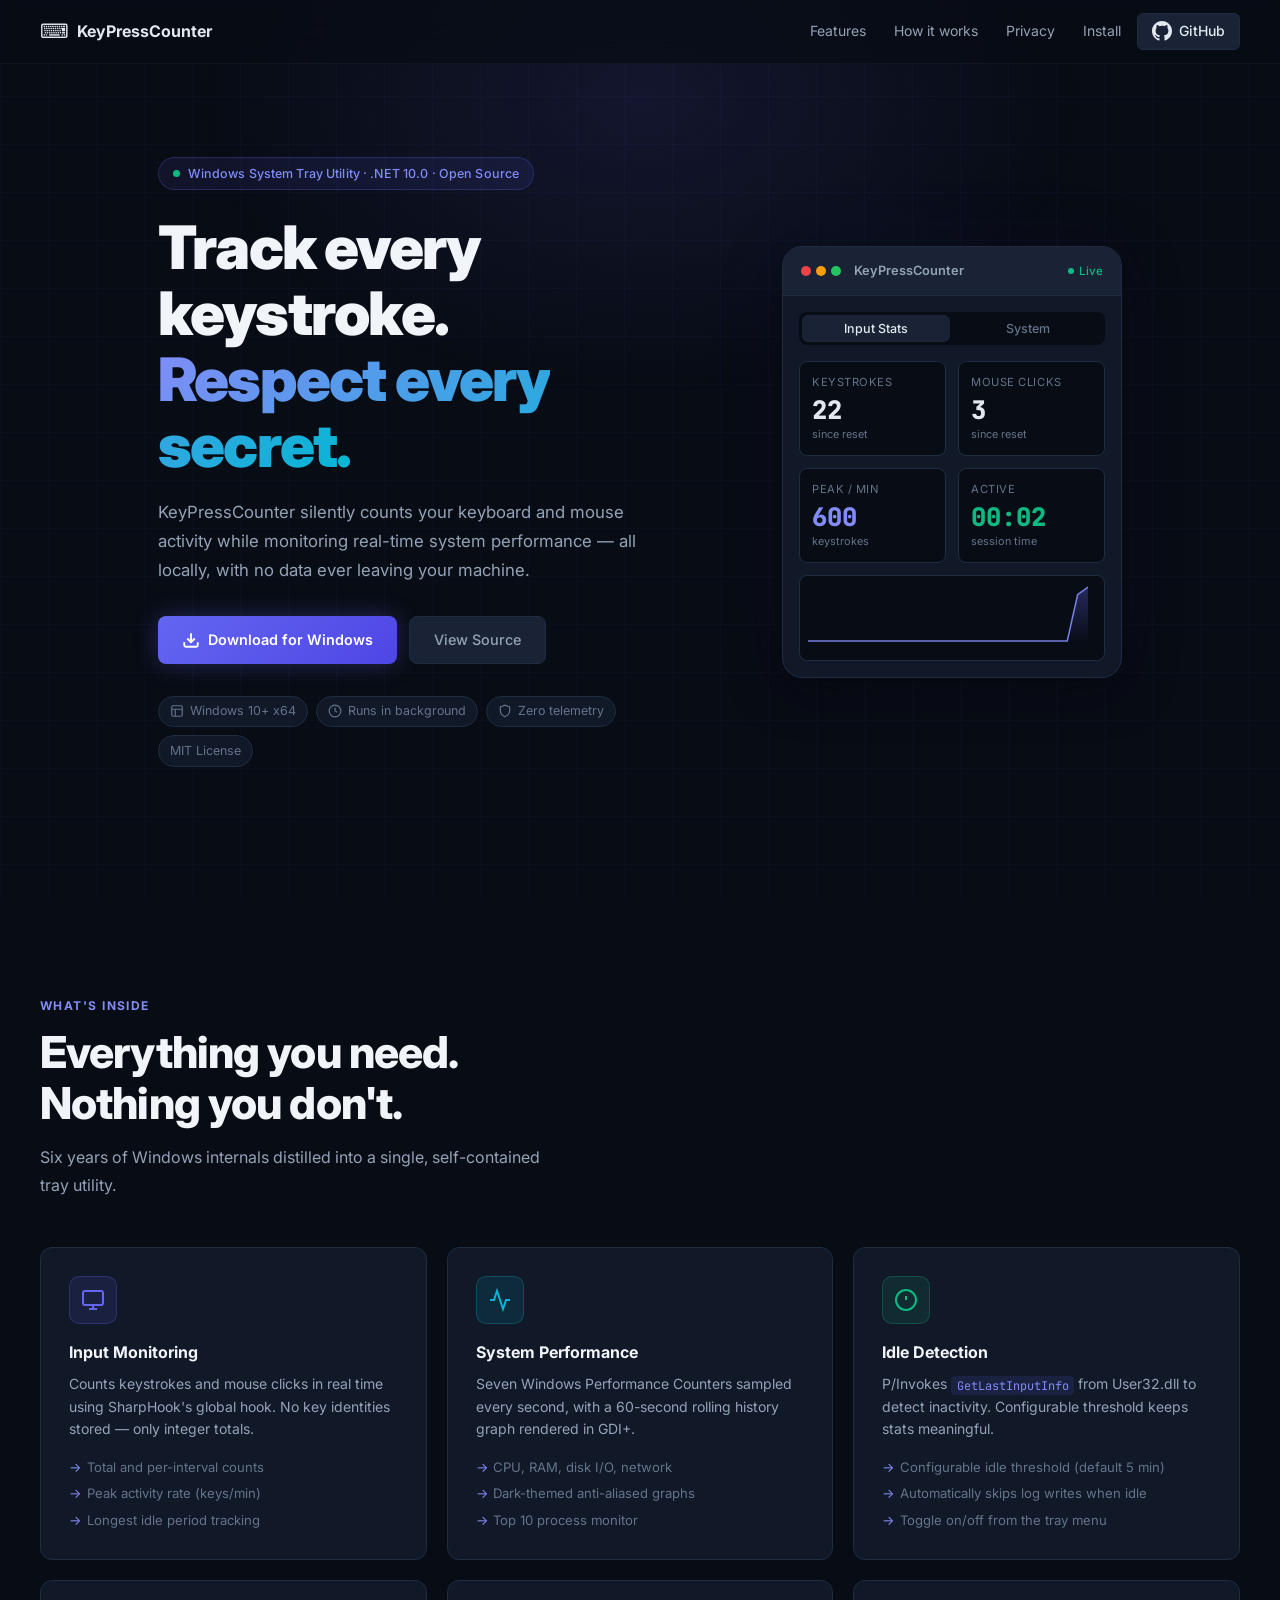
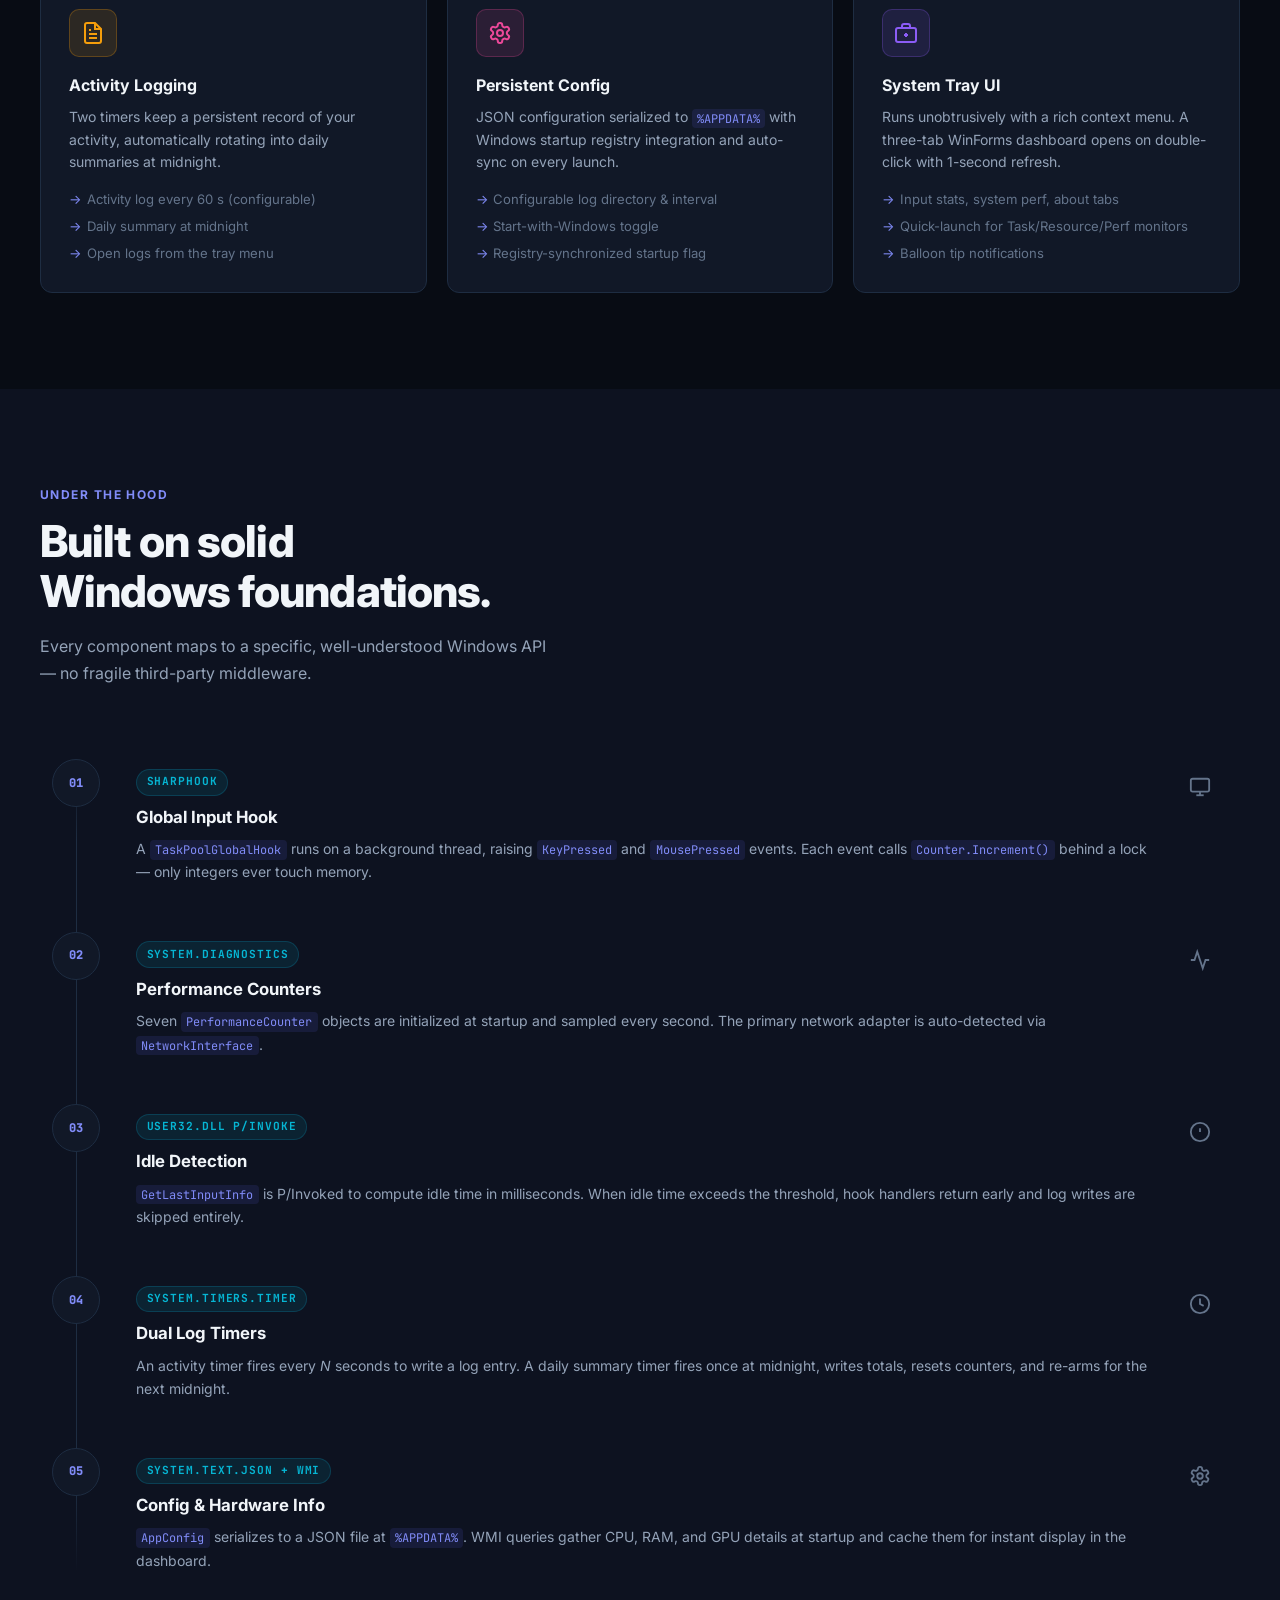
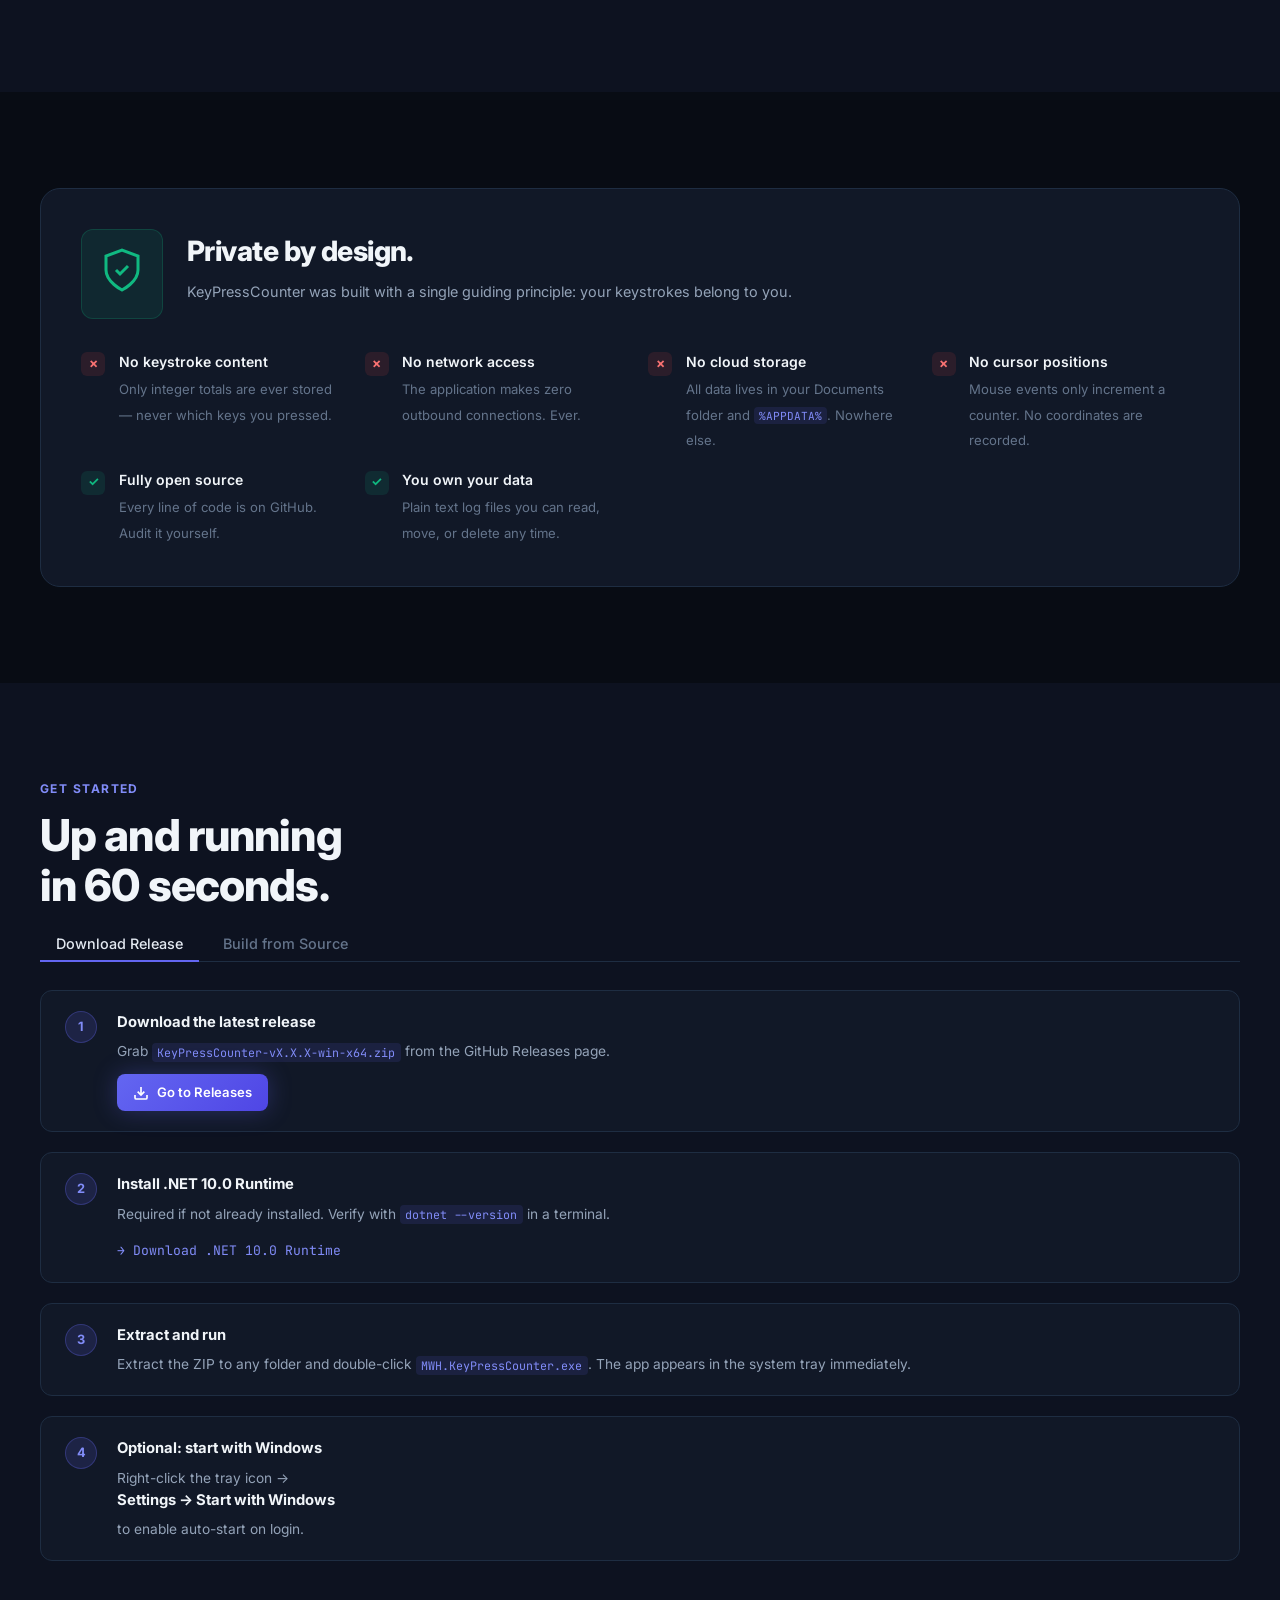
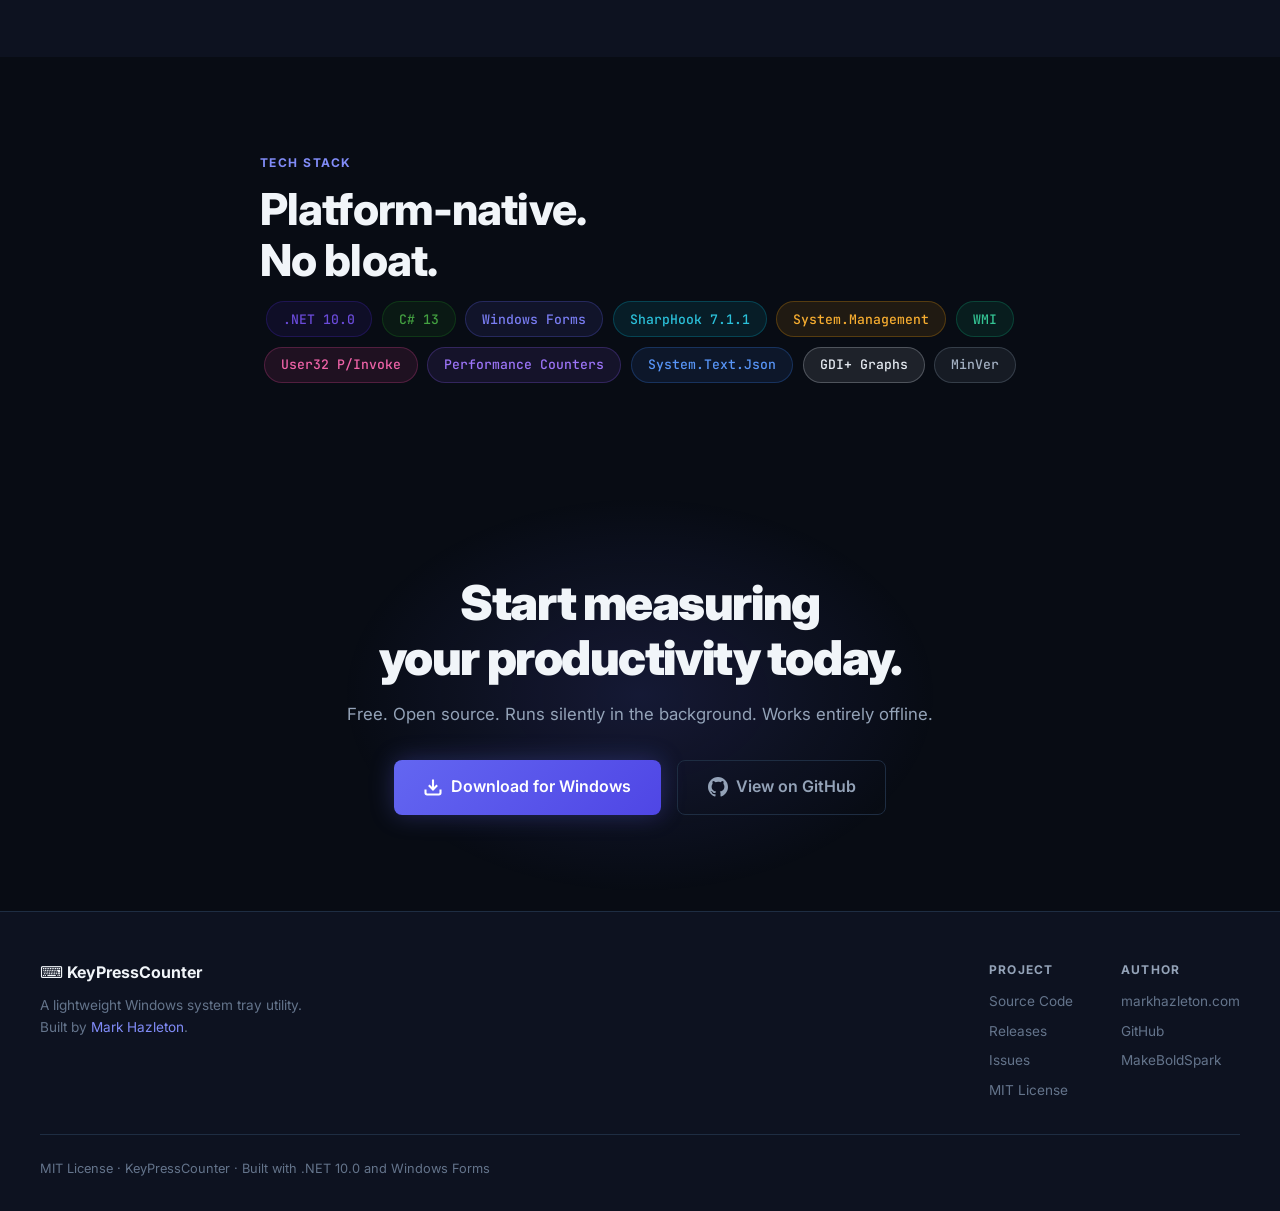
<file: docs/index.html>
<!DOCTYPE html>
<html lang="en">
<head>
  <meta charset="UTF-8" />
  <meta name="viewport" content="width=device-width, initial-scale=1.0" />
  <title>KeyPressCounter — Windows Input & Performance Monitor</title>
  <meta name="description" content="A lightweight Windows system tray utility that monitors keyboard and mouse input patterns alongside real-time system performance metrics. Private, local, no data ever leaves your machine." />
  <link rel="preconnect" href="https://fonts.googleapis.com" />
  <link rel="preconnect" href="https://fonts.gstatic.com" crossorigin />
  <link href="https://fonts.googleapis.com/css2?family=Inter:wght@300;400;500;600;700;800;900&family=JetBrains+Mono:wght@400;500;700&display=swap" rel="stylesheet" />
  <link rel="stylesheet" href="style.css" />
</head>
<body>

  <!-- NAV -->
  <nav id="nav">
    <div class="nav-inner">
      <a href="#" class="nav-logo">
        <span class="nav-logo-icon">⌨️</span>
        <span>KeyPressCounter</span>
      </a>
      <ul class="nav-links">
        <li><a href="#features">Features</a></li>
        <li><a href="#how-it-works">How it works</a></li>
        <li><a href="#privacy">Privacy</a></li>
        <li><a href="#install">Install</a></li>
        <li>
          <a href="https://github.com/MarkHazleton/KeyPressCounter" class="nav-github" target="_blank" rel="noopener">
            <svg width="20" height="20" viewBox="0 0 24 24" fill="currentColor"><path d="M12 0C5.374 0 0 5.373 0 12c0 5.302 3.438 9.8 8.207 11.387.599.111.793-.261.793-.577v-2.234c-3.338.726-4.033-1.416-4.033-1.416-.546-1.387-1.333-1.756-1.333-1.756-1.089-.745.083-.729.083-.729 1.205.084 1.839 1.237 1.839 1.237 1.07 1.834 2.807 1.304 3.492.997.107-.775.418-1.305.762-1.604-2.665-.305-5.467-1.334-5.467-5.931 0-1.311.469-2.381 1.236-3.221-.124-.303-.535-1.524.117-3.176 0 0 1.008-.322 3.301 1.23A11.509 11.509 0 0 1 12 5.803c1.02.005 2.047.138 3.006.404 2.291-1.552 3.297-1.23 3.297-1.23.653 1.653.242 2.874.118 3.176.77.84 1.235 1.911 1.235 3.221 0 4.609-2.807 5.624-5.479 5.921.43.372.823 1.102.823 2.222v3.293c0 .319.192.694.801.576C20.566 21.797 24 17.3 24 12c0-6.627-5.373-12-12-12z"/></svg>
            GitHub
          </a>
        </li>
      </ul>
    </div>
  </nav>

  <!-- HERO -->
  <section class="hero">
    <div class="hero-bg-grid"></div>
    <div class="hero-bg-glow"></div>

    <div class="hero-content">
      <div class="hero-badge reveal">
        <span class="badge-dot"></span>
        Windows System Tray Utility · .NET 10.0 · Open Source
      </div>

      <h1 class="hero-title reveal">
        Track every keystroke.<br/>
        <span class="gradient-text">Respect every secret.</span>
      </h1>

      <p class="hero-subtitle reveal">
        KeyPressCounter silently counts your keyboard and mouse activity while monitoring
        real-time system performance — all locally, with no data ever leaving your machine.
      </p>

      <div class="hero-actions reveal">
        <a href="https://github.com/MarkHazleton/KeyPressCounter/releases" class="btn-primary" target="_blank" rel="noopener">
          <svg width="18" height="18" viewBox="0 0 24 24" fill="none" stroke="currentColor" stroke-width="2.5"><path d="M21 15v4a2 2 0 0 1-2 2H5a2 2 0 0 1-2-2v-4"/><polyline points="7 10 12 15 17 10"/><line x1="12" y1="15" x2="12" y2="3"/></svg>
          Download for Windows
        </a>
        <a href="https://github.com/MarkHazleton/KeyPressCounter" class="btn-secondary" target="_blank" rel="noopener">
          View Source
        </a>
      </div>

      <div class="hero-meta reveal">
        <span class="meta-pill">
          <svg width="14" height="14" viewBox="0 0 24 24" fill="none" stroke="currentColor" stroke-width="2"><rect x="3" y="3" width="18" height="18" rx="2"/><path d="M3 9h18M9 21V9"/></svg>
          Windows 10+ x64
        </span>
        <span class="meta-pill">
          <svg width="14" height="14" viewBox="0 0 24 24" fill="none" stroke="currentColor" stroke-width="2"><circle cx="12" cy="12" r="10"/><polyline points="12 6 12 12 16 14"/></svg>
          Runs in background
        </span>
        <span class="meta-pill">
          <svg width="14" height="14" viewBox="0 0 24 24" fill="none" stroke="currentColor" stroke-width="2"><path d="M12 22s8-4 8-10V5l-8-3-8 3v7c0 6 8 10 8 10z"/></svg>
          Zero telemetry
        </span>
        <span class="meta-pill">MIT License</span>
      </div>
    </div>

    <!-- LIVE DEMO WIDGET -->
    <div class="hero-widget reveal">
      <div class="widget-header">
        <span class="widget-dots">
          <span></span><span></span><span></span>
        </span>
        <span class="widget-title">KeyPressCounter</span>
        <span class="widget-status"><span class="live-dot"></span>Live</span>
      </div>
      <div class="widget-body">
        <div class="widget-tabs">
          <button class="widget-tab active" data-tab="input">Input Stats</button>
          <button class="widget-tab" data-tab="system">System</button>
        </div>
        <div class="widget-panel" id="panel-input">
          <div class="stat-row">
            <div class="stat-item">
              <div class="stat-label">Keystrokes</div>
              <div class="stat-value" id="demo-keys">0</div>
              <div class="stat-sub">since reset</div>
            </div>
            <div class="stat-item">
              <div class="stat-label">Mouse Clicks</div>
              <div class="stat-value" id="demo-clicks">0</div>
              <div class="stat-sub">since reset</div>
            </div>
          </div>
          <div class="stat-row">
            <div class="stat-item">
              <div class="stat-label">Peak / min</div>
              <div class="stat-value accent" id="demo-peak">0</div>
              <div class="stat-sub">keystrokes</div>
            </div>
            <div class="stat-item">
              <div class="stat-label">Active</div>
              <div class="stat-value green" id="demo-uptime">00:00</div>
              <div class="stat-sub">session time</div>
            </div>
          </div>
          <div class="mini-graph">
            <canvas id="mini-chart" width="280" height="60"></canvas>
          </div>
        </div>
        <div class="widget-panel hidden" id="panel-system">
          <div class="sys-metric">
            <span class="sys-label">CPU</span>
            <div class="sys-bar-track"><div class="sys-bar" id="cpu-bar"></div></div>
            <span class="sys-val" id="cpu-val">0%</span>
          </div>
          <div class="sys-metric">
            <span class="sys-label">RAM</span>
            <div class="sys-bar-track"><div class="sys-bar green-bar" id="ram-bar"></div></div>
            <span class="sys-val" id="ram-val">0%</span>
          </div>
          <div class="sys-metric">
            <span class="sys-label">Disk R</span>
            <div class="sys-bar-track"><div class="sys-bar yellow-bar" id="disk-bar"></div></div>
            <span class="sys-val" id="disk-val">0 KB/s</span>
          </div>
          <div class="sys-metric">
            <span class="sys-label">Net ↑</span>
            <div class="sys-bar-track"><div class="sys-bar blue-bar" id="net-bar"></div></div>
            <span class="sys-val" id="net-val">0 KB/s</span>
          </div>
          <div class="sys-uptime">
            System uptime: <span id="sys-uptime-val">calculating…</span>
          </div>
        </div>
      </div>
    </div>
  </section>

  <!-- FEATURES -->
  <section class="section" id="features">
    <div class="container">
      <div class="section-label reveal">What's inside</div>
      <h2 class="section-title reveal">Everything you need.<br/>Nothing you don't.</h2>
      <p class="section-sub reveal">Six years of Windows internals distilled into a single, self-contained tray utility.</p>

      <div class="features-grid">

        <div class="feature-card reveal">
          <div class="feature-icon" style="--c:#6366f1">
            <svg width="24" height="24" viewBox="0 0 24 24" fill="none" stroke="currentColor" stroke-width="2"><rect x="2" y="3" width="20" height="14" rx="2"/><line x1="8" y1="21" x2="16" y2="21"/><line x1="12" y1="17" x2="12" y2="21"/></svg>
          </div>
          <h3>Input Monitoring</h3>
          <p>Counts keystrokes and mouse clicks in real time using SharpHook's global hook. No key identities stored — only integer totals.</p>
          <ul class="feature-list">
            <li>Total and per-interval counts</li>
            <li>Peak activity rate (keys/min)</li>
            <li>Longest idle period tracking</li>
          </ul>
        </div>

        <div class="feature-card reveal">
          <div class="feature-icon" style="--c:#06b6d4">
            <svg width="24" height="24" viewBox="0 0 24 24" fill="none" stroke="currentColor" stroke-width="2"><polyline points="22 12 18 12 15 21 9 3 6 12 2 12"/></svg>
          </div>
          <h3>System Performance</h3>
          <p>Seven Windows Performance Counters sampled every second, with a 60-second rolling history graph rendered in GDI+.</p>
          <ul class="feature-list">
            <li>CPU, RAM, disk I/O, network</li>
            <li>Dark-themed anti-aliased graphs</li>
            <li>Top 10 process monitor</li>
          </ul>
        </div>

        <div class="feature-card reveal">
          <div class="feature-icon" style="--c:#10b981">
            <svg width="24" height="24" viewBox="0 0 24 24" fill="none" stroke="currentColor" stroke-width="2"><circle cx="12" cy="12" r="10"/><line x1="12" y1="8" x2="12" y2="12"/><line x1="12" y1="16" x2="12.01" y2="16"/></svg>
          </div>
          <h3>Idle Detection</h3>
          <p>P/Invokes <code>GetLastInputInfo</code> from User32.dll to detect inactivity. Configurable threshold keeps stats meaningful.</p>
          <ul class="feature-list">
            <li>Configurable idle threshold (default 5 min)</li>
            <li>Automatically skips log writes when idle</li>
            <li>Toggle on/off from the tray menu</li>
          </ul>
        </div>

        <div class="feature-card reveal">
          <div class="feature-icon" style="--c:#f59e0b">
            <svg width="24" height="24" viewBox="0 0 24 24" fill="none" stroke="currentColor" stroke-width="2"><path d="M14 2H6a2 2 0 0 0-2 2v16a2 2 0 0 0 2 2h12a2 2 0 0 0 2-2V8z"/><polyline points="14 2 14 8 20 8"/><line x1="16" y1="13" x2="8" y2="13"/><line x1="16" y1="17" x2="8" y2="17"/><polyline points="10 9 9 9 8 9"/></svg>
          </div>
          <h3>Activity Logging</h3>
          <p>Two timers keep a persistent record of your activity, automatically rotating into daily summaries at midnight.</p>
          <ul class="feature-list">
            <li>Activity log every 60 s (configurable)</li>
            <li>Daily summary at midnight</li>
            <li>Open logs from the tray menu</li>
          </ul>
        </div>

        <div class="feature-card reveal">
          <div class="feature-icon" style="--c:#ec4899">
            <svg width="24" height="24" viewBox="0 0 24 24" fill="none" stroke="currentColor" stroke-width="2"><path d="M12.22 2h-.44a2 2 0 0 0-2 2v.18a2 2 0 0 1-1 1.73l-.43.25a2 2 0 0 1-2 0l-.15-.08a2 2 0 0 0-2.73.73l-.22.38a2 2 0 0 0 .73 2.73l.15.1a2 2 0 0 1 1 1.72v.51a2 2 0 0 1-1 1.74l-.15.09a2 2 0 0 0-.73 2.73l.22.38a2 2 0 0 0 2.73.73l.15-.08a2 2 0 0 1 2 0l.43.25a2 2 0 0 1 1 1.73V20a2 2 0 0 0 2 2h.44a2 2 0 0 0 2-2v-.18a2 2 0 0 1 1-1.73l.43-.25a2 2 0 0 1 2 0l.15.08a2 2 0 0 0 2.73-.73l.22-.39a2 2 0 0 0-.73-2.73l-.15-.08a2 2 0 0 1-1-1.74v-.5a2 2 0 0 1 1-1.74l.15-.09a2 2 0 0 0 .73-2.73l-.22-.38a2 2 0 0 0-2.73-.73l-.15.08a2 2 0 0 1-2 0l-.43-.25a2 2 0 0 1-1-1.73V4a2 2 0 0 0-2-2z"/><circle cx="12" cy="12" r="3"/></svg>
          </div>
          <h3>Persistent Config</h3>
          <p>JSON configuration serialized to <code>%APPDATA%</code> with Windows startup registry integration and auto-sync on every launch.</p>
          <ul class="feature-list">
            <li>Configurable log directory & interval</li>
            <li>Start-with-Windows toggle</li>
            <li>Registry-synchronized startup flag</li>
          </ul>
        </div>

        <div class="feature-card reveal">
          <div class="feature-icon" style="--c:#8b5cf6">
            <svg width="24" height="24" viewBox="0 0 24 24" fill="none" stroke="currentColor" stroke-width="2"><rect x="2" y="7" width="20" height="14" rx="2"/><path d="M16 7V5a2 2 0 0 0-2-2h-4a2 2 0 0 0-2 2v2"/><line x1="12" y1="12" x2="12" y2="16"/><line x1="10" y1="14" x2="14" y2="14"/></svg>
          </div>
          <h3>System Tray UI</h3>
          <p>Runs unobtrusively with a rich context menu. A three-tab WinForms dashboard opens on double-click with 1-second refresh.</p>
          <ul class="feature-list">
            <li>Input stats, system perf, about tabs</li>
            <li>Quick-launch for Task/Resource/Perf monitors</li>
            <li>Balloon tip notifications</li>
          </ul>
        </div>

      </div>
    </div>
  </section>

  <!-- HOW IT WORKS -->
  <section class="section section-alt" id="how-it-works">
    <div class="container">
      <div class="section-label reveal">Under the hood</div>
      <h2 class="section-title reveal">Built on solid<br/>Windows foundations.</h2>
      <p class="section-sub reveal">Every component maps to a specific, well-understood Windows API — no fragile third-party middleware.</p>

      <div class="timeline">

        <div class="timeline-item reveal">
          <div class="timeline-num">01</div>
          <div class="timeline-content">
            <div class="tl-tag">SharpHook</div>
            <h3>Global Input Hook</h3>
            <p>A <code>TaskPoolGlobalHook</code> runs on a background thread, raising <code>KeyPressed</code> and <code>MousePressed</code> events. Each event calls <code>Counter.Increment()</code> behind a lock — only integers ever touch memory.</p>
          </div>
          <div class="timeline-icon">
            <svg width="22" height="22" viewBox="0 0 24 24" fill="none" stroke="currentColor" stroke-width="2"><rect x="2" y="3" width="20" height="14" rx="2"/><line x1="8" y1="21" x2="16" y2="21"/><line x1="12" y1="17" x2="12" y2="21"/></svg>
          </div>
        </div>

        <div class="timeline-item reveal">
          <div class="timeline-num">02</div>
          <div class="timeline-content">
            <div class="tl-tag">System.Diagnostics</div>
            <h3>Performance Counters</h3>
            <p>Seven <code>PerformanceCounter</code> objects are initialized at startup and sampled every second. The primary network adapter is auto-detected via <code>NetworkInterface</code>.</p>
          </div>
          <div class="timeline-icon">
            <svg width="22" height="22" viewBox="0 0 24 24" fill="none" stroke="currentColor" stroke-width="2"><polyline points="22 12 18 12 15 21 9 3 6 12 2 12"/></svg>
          </div>
        </div>

        <div class="timeline-item reveal">
          <div class="timeline-num">03</div>
          <div class="timeline-content">
            <div class="tl-tag">User32.dll P/Invoke</div>
            <h3>Idle Detection</h3>
            <p><code>GetLastInputInfo</code> is P/Invoked to compute idle time in milliseconds. When idle time exceeds the threshold, hook handlers return early and log writes are skipped entirely.</p>
          </div>
          <div class="timeline-icon">
            <svg width="22" height="22" viewBox="0 0 24 24" fill="none" stroke="currentColor" stroke-width="2"><circle cx="12" cy="12" r="10"/><line x1="12" y1="8" x2="12" y2="12"/><line x1="12" y1="16" x2="12.01" y2="16"/></svg>
          </div>
        </div>

        <div class="timeline-item reveal">
          <div class="timeline-num">04</div>
          <div class="timeline-content">
            <div class="tl-tag">System.Timers.Timer</div>
            <h3>Dual Log Timers</h3>
            <p>An activity timer fires every <em>N</em> seconds to write a log entry. A daily summary timer fires once at midnight, writes totals, resets counters, and re-arms for the next midnight.</p>
          </div>
          <div class="timeline-icon">
            <svg width="22" height="22" viewBox="0 0 24 24" fill="none" stroke="currentColor" stroke-width="2"><circle cx="12" cy="12" r="10"/><polyline points="12 6 12 12 16 14"/></svg>
          </div>
        </div>

        <div class="timeline-item reveal">
          <div class="timeline-num">05</div>
          <div class="timeline-content">
            <div class="tl-tag">System.Text.Json + WMI</div>
            <h3>Config & Hardware Info</h3>
            <p><code>AppConfig</code> serializes to a JSON file at <code>%APPDATA%</code>. WMI queries gather CPU, RAM, and GPU details at startup and cache them for instant display in the dashboard.</p>
          </div>
          <div class="timeline-icon">
            <svg width="22" height="22" viewBox="0 0 24 24" fill="none" stroke="currentColor" stroke-width="2"><path d="M12.22 2h-.44a2 2 0 0 0-2 2v.18a2 2 0 0 1-1 1.73l-.43.25a2 2 0 0 1-2 0l-.15-.08a2 2 0 0 0-2.73.73l-.22.38a2 2 0 0 0 .73 2.73l.15.1a2 2 0 0 1 1 1.72v.51a2 2 0 0 1-1 1.74l-.15.09a2 2 0 0 0-.73 2.73l.22.38a2 2 0 0 0 2.73.73l.15-.08a2 2 0 0 1 2 0l.43.25a2 2 0 0 1 1 1.73V20a2 2 0 0 0 2 2h.44a2 2 0 0 0 2-2v-.18a2 2 0 0 1 1-1.73l.43-.25a2 2 0 0 1 2 0l.15.08a2 2 0 0 0 2.73-.73l.22-.39a2 2 0 0 0-.73-2.73l-.15-.08a2 2 0 0 1-1-1.74v-.5a2 2 0 0 1 1-1.74l.15-.09a2 2 0 0 0 .73-2.73l-.22-.38a2 2 0 0 0-2.73-.73l-.15.08a2 2 0 0 1-2 0l-.43-.25a2 2 0 0 1-1-1.73V4a2 2 0 0 0-2-2z"/><circle cx="12" cy="12" r="3"/></svg>
          </div>
        </div>

      </div>
    </div>
  </section>

  <!-- PRIVACY -->
  <section class="section" id="privacy">
    <div class="container">
      <div class="privacy-card reveal">
        <div class="privacy-left">
          <div class="privacy-shield">
            <svg width="48" height="48" viewBox="0 0 24 24" fill="none" stroke="currentColor" stroke-width="1.5"><path d="M12 22s8-4 8-10V5l-8-3-8 3v7c0 6 8 10 8 10z"/><polyline points="9 12 11 14 15 10"/></svg>
          </div>
          <div>
            <h2>Private by design.</h2>
            <p>KeyPressCounter was built with a single guiding principle: your keystrokes belong to you.</p>
          </div>
        </div>
        <div class="privacy-grid">
          <div class="privacy-item">
            <div class="pi-icon no">✗</div>
            <div>
              <strong>No keystroke content</strong>
              <span>Only integer totals are ever stored — never which keys you pressed.</span>
            </div>
          </div>
          <div class="privacy-item">
            <div class="pi-icon no">✗</div>
            <div>
              <strong>No network access</strong>
              <span>The application makes zero outbound connections. Ever.</span>
            </div>
          </div>
          <div class="privacy-item">
            <div class="pi-icon no">✗</div>
            <div>
              <strong>No cloud storage</strong>
              <span>All data lives in your Documents folder and <code>%APPDATA%</code>. Nowhere else.</span>
            </div>
          </div>
          <div class="privacy-item">
            <div class="pi-icon no">✗</div>
            <div>
              <strong>No cursor positions</strong>
              <span>Mouse events only increment a counter. No coordinates are recorded.</span>
            </div>
          </div>
          <div class="privacy-item">
            <div class="pi-icon yes">✓</div>
            <div>
              <strong>Fully open source</strong>
              <span>Every line of code is on GitHub. Audit it yourself.</span>
            </div>
          </div>
          <div class="privacy-item">
            <div class="pi-icon yes">✓</div>
            <div>
              <strong>You own your data</strong>
              <span>Plain text log files you can read, move, or delete any time.</span>
            </div>
          </div>
        </div>
      </div>
    </div>
  </section>

  <!-- INSTALL -->
  <section class="section section-alt" id="install">
    <div class="container">
      <div class="section-label reveal">Get started</div>
      <h2 class="section-title reveal">Up and running<br/>in 60 seconds.</h2>

      <div class="install-tabs reveal">
        <button class="itab active" data-panel="release">Download Release</button>
        <button class="itab" data-panel="source">Build from Source</button>
      </div>

      <div class="install-panel" id="panel-release">
        <div class="install-steps">
          <div class="install-step">
            <div class="is-num">1</div>
            <div class="is-body">
              <strong>Download the latest release</strong>
              <p>Grab <code>KeyPressCounter-vX.X.X-win-x64.zip</code> from the GitHub Releases page.</p>
              <a href="https://github.com/MarkHazleton/KeyPressCounter/releases" class="btn-primary sm" target="_blank" rel="noopener">
                <svg width="16" height="16" viewBox="0 0 24 24" fill="none" stroke="currentColor" stroke-width="2.5"><path d="M21 15v4a2 2 0 0 1-2 2H5a2 2 0 0 1-2-2v-4"/><polyline points="7 10 12 15 17 10"/><line x1="12" y1="15" x2="12" y2="3"/></svg>
                Go to Releases
              </a>
            </div>
          </div>
          <div class="install-step">
            <div class="is-num">2</div>
            <div class="is-body">
              <strong>Install .NET 10.0 Runtime</strong>
              <p>Required if not already installed. Verify with <code>dotnet --version</code> in a terminal.</p>
              <a href="https://dotnet.microsoft.com/download/dotnet/10.0" class="code-link" target="_blank" rel="noopener">→ Download .NET 10.0 Runtime</a>
            </div>
          </div>
          <div class="install-step">
            <div class="is-num">3</div>
            <div class="is-body">
              <strong>Extract and run</strong>
              <p>Extract the ZIP to any folder and double-click <code>MWH.KeyPressCounter.exe</code>. The app appears in the system tray immediately.</p>
            </div>
          </div>
          <div class="install-step">
            <div class="is-num">4</div>
            <div class="is-body">
              <strong>Optional: start with Windows</strong>
              <p>Right-click the tray icon → <strong>Settings → Start with Windows</strong> to enable auto-start on login.</p>
            </div>
          </div>
        </div>
      </div>

      <div class="install-panel hidden" id="panel-source">
        <div class="code-block">
          <div class="code-header">
            <span>bash</span>
            <button class="copy-btn" data-code="git clone https://github.com/MarkHazleton/KeyPressCounter.git&#10;cd KeyPressCounter&#10;dotnet build MWH.KeyPressCounter.csproj --configuration Release&#10;dotnet run --project MWH.KeyPressCounter.csproj">Copy</button>
          </div>
          <pre><code><span class="c"># Clone the repository</span>
git clone https://github.com/MarkHazleton/KeyPressCounter.git
cd KeyPressCounter

<span class="c"># Build (Release configuration)</span>
dotnet build MWH.KeyPressCounter.csproj --configuration Release

<span class="c"># Run (requires Windows)</span>
dotnet run --project MWH.KeyPressCounter.csproj</code></pre>
        </div>
        <div class="deps-table">
          <div class="deps-header">NuGet Dependencies</div>
          <div class="dep-row">
            <span class="dep-name">SharpHook</span>
            <span class="dep-ver">7.1.1</span>
            <span class="dep-desc">Global keyboard &amp; mouse event hooking</span>
          </div>
          <div class="dep-row">
            <span class="dep-name">System.Management</span>
            <span class="dep-ver">10.0.5</span>
            <span class="dep-desc">WMI access for hardware information</span>
          </div>
          <div class="dep-row">
            <span class="dep-name">MinVer</span>
            <span class="dep-ver">7.0.0</span>
            <span class="dep-desc">Semantic versioning from git tags</span>
          </div>
        </div>
      </div>
    </div>
  </section>

  <!-- TECH STACK -->
  <section class="section">
    <div class="container narrow">
      <div class="section-label reveal">Tech stack</div>
      <h2 class="section-title reveal">Platform-native.<br/>No bloat.</h2>
      <div class="stack-pills reveal">
        <span class="stack-pill" style="--c:#512BD4">.NET 10.0</span>
        <span class="stack-pill" style="--c:#239120">C# 13</span>
        <span class="stack-pill" style="--c:#6366f1">Windows Forms</span>
        <span class="stack-pill" style="--c:#06b6d4">SharpHook 7.1.1</span>
        <span class="stack-pill" style="--c:#f59e0b">System.Management</span>
        <span class="stack-pill" style="--c:#10b981">WMI</span>
        <span class="stack-pill" style="--c:#ec4899">User32 P/Invoke</span>
        <span class="stack-pill" style="--c:#8b5cf6">Performance Counters</span>
        <span class="stack-pill" style="--c:#3b82f6">System.Text.Json</span>
        <span class="stack-pill" style="--c:#e2e8f0">GDI+ Graphs</span>
        <span class="stack-pill" style="--c:#94a3b8">MinVer</span>
      </div>
    </div>
  </section>

  <!-- CTA -->
  <section class="section cta-section">
    <div class="container narrow text-center">
      <div class="cta-glow"></div>
      <h2 class="cta-title reveal">Start measuring<br/>your productivity today.</h2>
      <p class="cta-sub reveal">Free. Open source. Runs silently in the background. Works entirely offline.</p>
      <div class="cta-actions reveal">
        <a href="https://github.com/MarkHazleton/KeyPressCounter/releases" class="btn-primary large" target="_blank" rel="noopener">
          <svg width="20" height="20" viewBox="0 0 24 24" fill="none" stroke="currentColor" stroke-width="2.5"><path d="M21 15v4a2 2 0 0 1-2 2H5a2 2 0 0 1-2-2v-4"/><polyline points="7 10 12 15 17 10"/><line x1="12" y1="15" x2="12" y2="3"/></svg>
          Download for Windows
        </a>
        <a href="https://github.com/MarkHazleton/KeyPressCounter" class="btn-outline large" target="_blank" rel="noopener">
          <svg width="20" height="20" viewBox="0 0 24 24" fill="currentColor"><path d="M12 0C5.374 0 0 5.373 0 12c0 5.302 3.438 9.8 8.207 11.387.599.111.793-.261.793-.577v-2.234c-3.338.726-4.033-1.416-4.033-1.416-.546-1.387-1.333-1.756-1.333-1.756-1.089-.745.083-.729.083-.729 1.205.084 1.839 1.237 1.839 1.237 1.07 1.834 2.807 1.304 3.492.997.107-.775.418-1.305.762-1.604-2.665-.305-5.467-1.334-5.467-5.931 0-1.311.469-2.381 1.236-3.221-.124-.303-.535-1.524.117-3.176 0 0 1.008-.322 3.301 1.23A11.509 11.509 0 0 1 12 5.803c1.02.005 2.047.138 3.006.404 2.291-1.552 3.297-1.23 3.297-1.23.653 1.653.242 2.874.118 3.176.77.84 1.235 1.911 1.235 3.221 0 4.609-2.807 5.624-5.479 5.921.43.372.823 1.102.823 2.222v3.293c0 .319.192.694.801.576C20.566 21.797 24 17.3 24 12c0-6.627-5.373-12-12-12z"/></svg>
          View on GitHub
        </a>
      </div>
    </div>
  </section>

  <!-- FOOTER -->
  <footer class="footer">
    <div class="container">
      <div class="footer-inner">
        <div class="footer-brand">
          <span class="footer-logo">⌨️ KeyPressCounter</span>
          <p>A lightweight Windows system tray utility.<br/>Built by <a href="https://markhazleton.com" target="_blank" rel="noopener">Mark Hazleton</a>.</p>
        </div>
        <div class="footer-links">
          <div class="footer-col">
            <div class="footer-col-title">Project</div>
            <a href="https://github.com/MarkHazleton/KeyPressCounter" target="_blank" rel="noopener">Source Code</a>
            <a href="https://github.com/MarkHazleton/KeyPressCounter/releases" target="_blank" rel="noopener">Releases</a>
            <a href="https://github.com/MarkHazleton/KeyPressCounter/issues" target="_blank" rel="noopener">Issues</a>
            <a href="https://github.com/MarkHazleton/KeyPressCounter/blob/main/LICENSE" target="_blank" rel="noopener">MIT License</a>
          </div>
          <div class="footer-col">
            <div class="footer-col-title">Author</div>
            <a href="https://markhazleton.com" target="_blank" rel="noopener">markhazleton.com</a>
            <a href="https://github.com/MarkHazleton" target="_blank" rel="noopener">GitHub</a>
            <a href="https://makeboldspark.com" target="_blank" rel="noopener">MakeBoldSpark</a>
          </div>
        </div>
      </div>
      <div class="footer-bottom">
        <span>MIT License · KeyPressCounter · Built with .NET 10.0 and Windows Forms</span>
      </div>
    </div>
  </footer>

  <script src="script.js"></script>
</body>
</html>
</file>
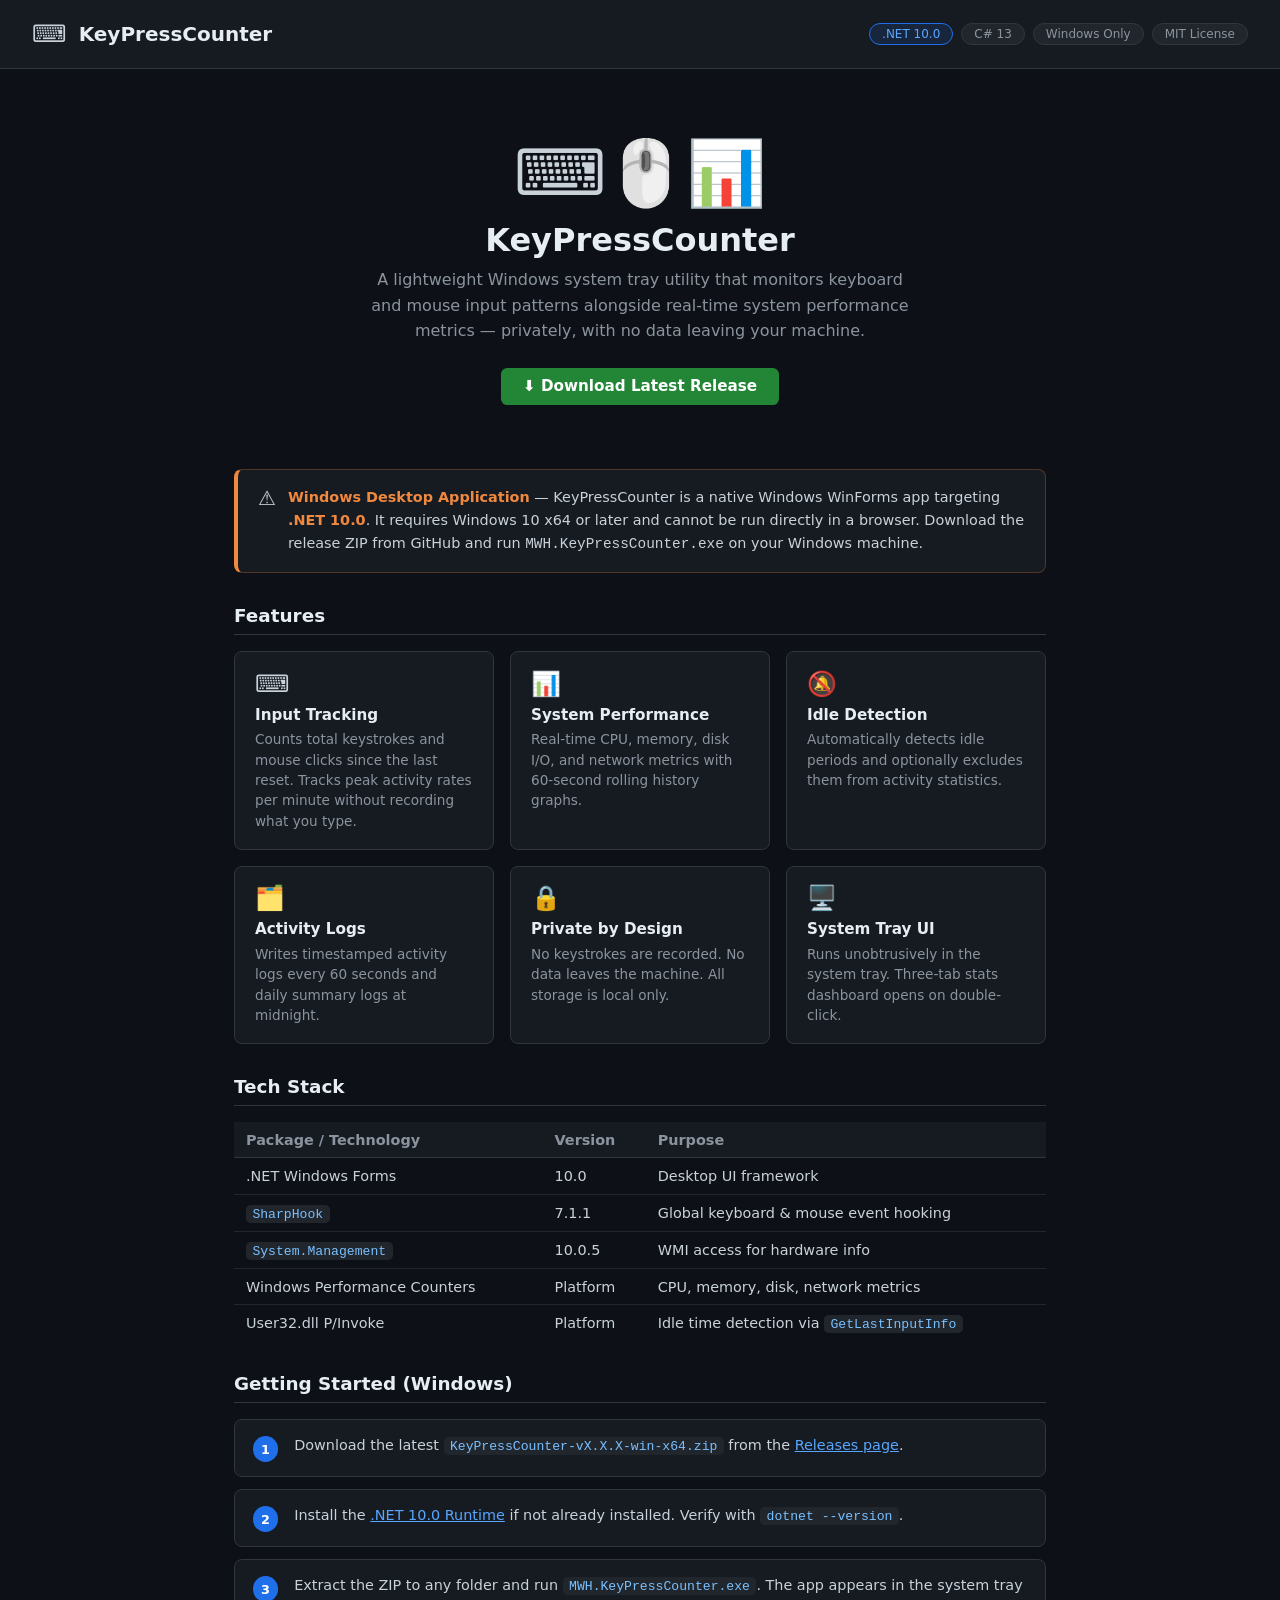
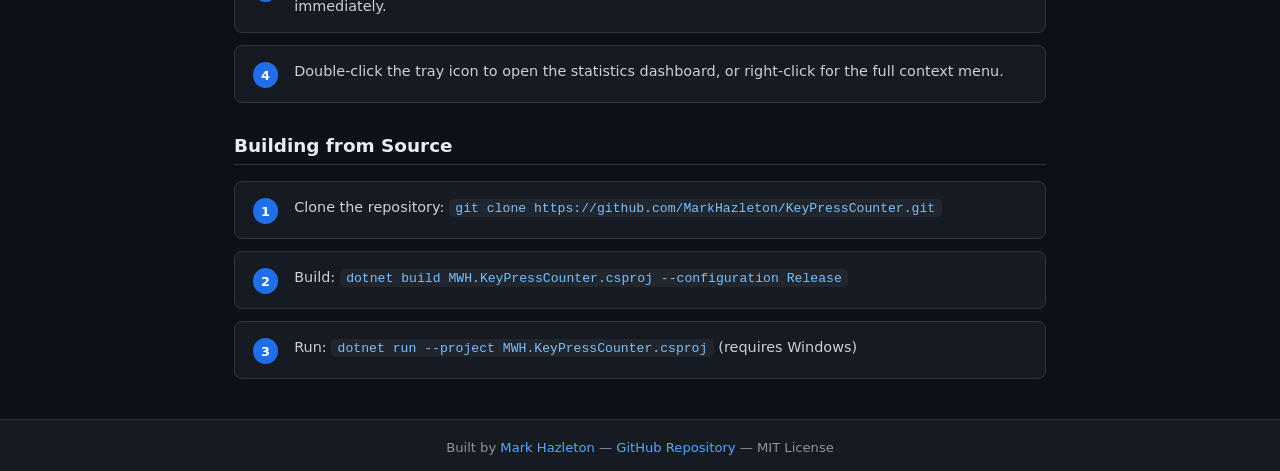
<file: web/index.html>
<!DOCTYPE html>
<html lang="en">
<head>
  <meta charset="UTF-8" />
  <meta name="viewport" content="width=device-width, initial-scale=1.0" />
  <title>KeyPressCounter</title>
  <style>
    *, *::before, *::after { box-sizing: border-box; margin: 0; padding: 0; }

    body {
      font-family: 'Segoe UI', system-ui, sans-serif;
      background: #0d1117;
      color: #c9d1d9;
      min-height: 100vh;
      display: flex;
      flex-direction: column;
      align-items: center;
    }

    header {
      width: 100%;
      background: #161b22;
      border-bottom: 1px solid #30363d;
      padding: 1.25rem 2rem;
      display: flex;
      align-items: center;
      gap: 0.75rem;
    }

    header .logo {
      font-size: 1.5rem;
    }

    header h1 {
      font-size: 1.25rem;
      font-weight: 600;
      color: #e6edf3;
    }

    header .badge {
      margin-left: auto;
      display: flex;
      gap: 0.5rem;
      flex-wrap: wrap;
    }

    header .badge span {
      background: #21262d;
      border: 1px solid #30363d;
      border-radius: 2rem;
      padding: 0.2rem 0.75rem;
      font-size: 0.75rem;
      color: #8b949e;
    }

    header .badge span.highlight {
      background: #1f6feb22;
      border-color: #1f6feb;
      color: #58a6ff;
    }

    main {
      max-width: 860px;
      width: 100%;
      padding: 2.5rem 1.5rem;
      display: flex;
      flex-direction: column;
      gap: 2rem;
    }

    .hero {
      text-align: center;
      padding: 2rem 1rem;
    }

    .hero .icon {
      font-size: 4rem;
      line-height: 1;
      margin-bottom: 1rem;
    }

    .hero h2 {
      font-size: 2rem;
      color: #e6edf3;
      margin-bottom: 0.5rem;
    }

    .hero p {
      color: #8b949e;
      font-size: 1rem;
      max-width: 560px;
      margin: 0 auto 1.5rem;
      line-height: 1.6;
    }

    .platform-note {
      background: #161b22;
      border: 1px solid #f0883e44;
      border-left: 4px solid #f0883e;
      border-radius: 0.5rem;
      padding: 1rem 1.25rem;
      display: flex;
      align-items: flex-start;
      gap: 0.75rem;
    }

    .platform-note .icon { font-size: 1.25rem; flex-shrink: 0; }
    .platform-note p { color: #c9d1d9; font-size: 0.9rem; line-height: 1.6; }
    .platform-note strong { color: #f0883e; }

    .download-btn {
      display: inline-flex;
      align-items: center;
      gap: 0.5rem;
      background: #238636;
      color: #fff;
      text-decoration: none;
      border-radius: 0.4rem;
      padding: 0.6rem 1.4rem;
      font-size: 0.95rem;
      font-weight: 600;
      transition: background 0.2s;
    }

    .download-btn:hover { background: #2ea043; }

    .section-title {
      font-size: 1.15rem;
      font-weight: 600;
      color: #e6edf3;
      border-bottom: 1px solid #30363d;
      padding-bottom: 0.5rem;
      margin-bottom: 1rem;
    }

    .features-grid {
      display: grid;
      grid-template-columns: repeat(auto-fit, minmax(240px, 1fr));
      gap: 1rem;
    }

    .feature-card {
      background: #161b22;
      border: 1px solid #30363d;
      border-radius: 0.5rem;
      padding: 1.1rem 1.25rem;
    }

    .feature-card .card-icon { font-size: 1.5rem; margin-bottom: 0.5rem; }
    .feature-card h3 { font-size: 0.95rem; color: #e6edf3; margin-bottom: 0.35rem; }
    .feature-card p { font-size: 0.85rem; color: #8b949e; line-height: 1.5; }

    .tech-table {
      width: 100%;
      border-collapse: collapse;
      font-size: 0.9rem;
    }

    .tech-table th {
      text-align: left;
      padding: 0.6rem 0.75rem;
      background: #161b22;
      color: #8b949e;
      font-weight: 600;
      border-bottom: 1px solid #30363d;
    }

    .tech-table td {
      padding: 0.6rem 0.75rem;
      border-bottom: 1px solid #21262d;
      color: #c9d1d9;
    }

    .tech-table tr:last-child td { border-bottom: none; }

    .tech-table td code {
      background: #21262d;
      border-radius: 0.3rem;
      padding: 0.1rem 0.4rem;
      font-size: 0.82rem;
      color: #79c0ff;
    }

    .steps {
      counter-reset: step;
      display: flex;
      flex-direction: column;
      gap: 0.75rem;
    }

    .step {
      display: flex;
      gap: 1rem;
      align-items: flex-start;
      background: #161b22;
      border: 1px solid #30363d;
      border-radius: 0.5rem;
      padding: 0.9rem 1.1rem;
    }

    .step-num {
      background: #1f6feb;
      color: #fff;
      font-weight: 700;
      font-size: 0.8rem;
      width: 1.6rem;
      height: 1.6rem;
      border-radius: 50%;
      display: flex;
      align-items: center;
      justify-content: center;
      flex-shrink: 0;
      margin-top: 0.1rem;
    }

    .step p { font-size: 0.9rem; color: #c9d1d9; line-height: 1.5; }
    .step p code {
      background: #21262d;
      border-radius: 0.3rem;
      padding: 0.1rem 0.4rem;
      font-size: 0.82rem;
      color: #79c0ff;
    }

    footer {
      margin-top: auto;
      width: 100%;
      padding: 1.25rem 2rem;
      background: #161b22;
      border-top: 1px solid #30363d;
      text-align: center;
      font-size: 0.82rem;
      color: #8b949e;
    }

    footer a { color: #58a6ff; text-decoration: none; }
    footer a:hover { text-decoration: underline; }
  </style>
</head>
<body>

<header>
  <span class="logo">⌨️</span>
  <h1>KeyPressCounter</h1>
  <div class="badge">
    <span class="highlight">.NET 10.0</span>
    <span>C# 13</span>
    <span>Windows Only</span>
    <span>MIT License</span>
  </div>
</header>

<main>

  <div class="hero">
    <div class="icon">⌨️🖱️📊</div>
    <h2>KeyPressCounter</h2>
    <p>A lightweight Windows system tray utility that monitors keyboard and mouse input patterns alongside real-time system performance metrics — privately, with no data leaving your machine.</p>
    <a class="download-btn" href="https://github.com/MarkHazleton/KeyPressCounter/releases" target="_blank" rel="noopener">
      ⬇️ Download Latest Release
    </a>
  </div>

  <div class="platform-note">
    <span class="icon">⚠️</span>
    <p><strong>Windows Desktop Application</strong> — KeyPressCounter is a native Windows WinForms app targeting <strong>.NET 10.0</strong>. It requires Windows 10 x64 or later and cannot be run directly in a browser. Download the release ZIP from GitHub and run <code>MWH.KeyPressCounter.exe</code> on your Windows machine.</p>
  </div>

  <section>
    <div class="section-title">Features</div>
    <div class="features-grid">
      <div class="feature-card">
        <div class="card-icon">⌨️</div>
        <h3>Input Tracking</h3>
        <p>Counts total keystrokes and mouse clicks since the last reset. Tracks peak activity rates per minute without recording what you type.</p>
      </div>
      <div class="feature-card">
        <div class="card-icon">📊</div>
        <h3>System Performance</h3>
        <p>Real-time CPU, memory, disk I/O, and network metrics with 60-second rolling history graphs.</p>
      </div>
      <div class="feature-card">
        <div class="card-icon">🔕</div>
        <h3>Idle Detection</h3>
        <p>Automatically detects idle periods and optionally excludes them from activity statistics.</p>
      </div>
      <div class="feature-card">
        <div class="card-icon">🗂️</div>
        <h3>Activity Logs</h3>
        <p>Writes timestamped activity logs every 60 seconds and daily summary logs at midnight.</p>
      </div>
      <div class="feature-card">
        <div class="card-icon">🔒</div>
        <h3>Private by Design</h3>
        <p>No keystrokes are recorded. No data leaves the machine. All storage is local only.</p>
      </div>
      <div class="feature-card">
        <div class="card-icon">🖥️</div>
        <h3>System Tray UI</h3>
        <p>Runs unobtrusively in the system tray. Three-tab stats dashboard opens on double-click.</p>
      </div>
    </div>
  </section>

  <section>
    <div class="section-title">Tech Stack</div>
    <table class="tech-table">
      <thead>
        <tr>
          <th>Package / Technology</th>
          <th>Version</th>
          <th>Purpose</th>
        </tr>
      </thead>
      <tbody>
        <tr><td>.NET Windows Forms</td><td>10.0</td><td>Desktop UI framework</td></tr>
        <tr><td><code>SharpHook</code></td><td>7.1.1</td><td>Global keyboard &amp; mouse event hooking</td></tr>
        <tr><td><code>System.Management</code></td><td>10.0.5</td><td>WMI access for hardware info</td></tr>
        <tr><td>Windows Performance Counters</td><td>Platform</td><td>CPU, memory, disk, network metrics</td></tr>
        <tr><td>User32.dll P/Invoke</td><td>Platform</td><td>Idle time detection via <code>GetLastInputInfo</code></td></tr>
      </tbody>
    </table>
  </section>

  <section>
    <div class="section-title">Getting Started (Windows)</div>
    <div class="steps">
      <div class="step">
        <div class="step-num">1</div>
        <p>Download the latest <code>KeyPressCounter-vX.X.X-win-x64.zip</code> from the <a href="https://github.com/MarkHazleton/KeyPressCounter/releases" style="color:#58a6ff">Releases page</a>.</p>
      </div>
      <div class="step">
        <div class="step-num">2</div>
        <p>Install the <a href="https://dotnet.microsoft.com/download/dotnet/10.0" style="color:#58a6ff">.NET 10.0 Runtime</a> if not already installed. Verify with <code>dotnet --version</code>.</p>
      </div>
      <div class="step">
        <div class="step-num">3</div>
        <p>Extract the ZIP to any folder and run <code>MWH.KeyPressCounter.exe</code>. The app appears in the system tray immediately.</p>
      </div>
      <div class="step">
        <div class="step-num">4</div>
        <p>Double-click the tray icon to open the statistics dashboard, or right-click for the full context menu.</p>
      </div>
    </div>
  </section>

  <section>
    <div class="section-title">Building from Source</div>
    <div class="steps">
      <div class="step">
        <div class="step-num">1</div>
        <p>Clone the repository: <code>git clone https://github.com/MarkHazleton/KeyPressCounter.git</code></p>
      </div>
      <div class="step">
        <div class="step-num">2</div>
        <p>Build: <code>dotnet build MWH.KeyPressCounter.csproj --configuration Release</code></p>
      </div>
      <div class="step">
        <div class="step-num">3</div>
        <p>Run: <code>dotnet run --project MWH.KeyPressCounter.csproj</code> (requires Windows)</p>
      </div>
    </div>
  </section>

</main>

<footer>
  Built by <a href="https://markhazleton.com" target="_blank" rel="noopener">Mark Hazleton</a> &mdash;
  <a href="https://github.com/MarkHazleton/KeyPressCounter" target="_blank" rel="noopener">GitHub Repository</a> &mdash;
  MIT License
</footer>

</body>
</html>
</file>
<file: docs/style.css>
/* ==========================================
   RESET & BASE
   ========================================== */
*, *::before, *::after {
  box-sizing: border-box;
  margin: 0;
  padding: 0;
}

:root {
  --bg: #080c14;
  --bg-alt: #0d1220;
  --surface: #111827;
  --surface-2: #1a2235;
  --border: #1e2d42;
  --border-light: #243347;
  --text: #e2e8f0;
  --text-muted: #64748b;
  --text-dim: #94a3b8;
  --accent: #6366f1;
  --accent-2: #818cf8;
  --cyan: #06b6d4;
  --green: #10b981;
  --amber: #f59e0b;
  --pink: #ec4899;
  --purple: #8b5cf6;
  --radius: 12px;
  --radius-lg: 20px;
  --shadow: 0 4px 24px rgba(0,0,0,0.4);
  --shadow-lg: 0 8px 48px rgba(0,0,0,0.6);
}

html {
  scroll-behavior: smooth;
  font-size: 16px;
}

body {
  font-family: 'Inter', system-ui, -apple-system, sans-serif;
  background: var(--bg);
  color: var(--text);
  line-height: 1.6;
  overflow-x: hidden;
}

a { color: inherit; text-decoration: none; }

code {
  font-family: 'JetBrains Mono', 'Fira Code', monospace;
  font-size: 0.85em;
  background: rgba(99,102,241,0.12);
  color: var(--accent-2);
  padding: 0.15em 0.45em;
  border-radius: 4px;
}

/* ==========================================
   NAV
   ========================================== */
#nav {
  position: fixed;
  top: 0;
  left: 0;
  right: 0;
  z-index: 100;
  padding: 0 2rem;
  height: 64px;
  display: flex;
  align-items: center;
  background: rgba(8,12,20,0.7);
  backdrop-filter: blur(16px);
  -webkit-backdrop-filter: blur(16px);
  border-bottom: 1px solid rgba(255,255,255,0.04);
  transition: background 0.3s;
}

#nav.scrolled {
  background: rgba(8,12,20,0.95);
  border-bottom-color: var(--border);
}

.nav-inner {
  max-width: 1200px;
  width: 100%;
  margin: 0 auto;
  display: flex;
  align-items: center;
  gap: 2rem;
}

.nav-logo {
  display: flex;
  align-items: center;
  gap: 0.5rem;
  font-weight: 700;
  font-size: 1rem;
  color: var(--text);
  white-space: nowrap;
}

.nav-logo-icon { font-size: 1.25rem; }

.nav-links {
  list-style: none;
  display: flex;
  align-items: center;
  gap: 0.25rem;
  margin-left: auto;
}

.nav-links a {
  font-size: 0.875rem;
  color: var(--text-dim);
  padding: 0.4rem 0.75rem;
  border-radius: 6px;
  transition: color 0.2s, background 0.2s;
}

.nav-links a:hover { color: var(--text); background: rgba(255,255,255,0.05); }

.nav-github {
  display: flex;
  align-items: center;
  gap: 0.4rem;
  background: var(--surface-2) !important;
  border: 1px solid var(--border) !important;
  color: var(--text) !important;
  font-weight: 500;
  padding: 0.4rem 0.9rem !important;
}

.nav-github:hover { border-color: var(--accent) !important; color: var(--accent-2) !important; }

/* ==========================================
   HERO
   ========================================== */
.hero {
  min-height: 100vh;
  padding: 120px 2rem 6rem;
  display: flex;
  align-items: center;
  justify-content: center;
  gap: 4rem;
  max-width: 1200px;
  margin: 0 auto;
  position: relative;
}

.hero-bg-grid {
  position: fixed;
  inset: 0;
  background-image:
    linear-gradient(rgba(99,102,241,0.04) 1px, transparent 1px),
    linear-gradient(90deg, rgba(99,102,241,0.04) 1px, transparent 1px);
  background-size: 48px 48px;
  pointer-events: none;
  z-index: -2;
}

.hero-bg-glow {
  position: fixed;
  top: -200px;
  left: 50%;
  transform: translateX(-50%);
  width: 900px;
  height: 600px;
  background: radial-gradient(ellipse at center, rgba(99,102,241,0.12) 0%, transparent 70%);
  pointer-events: none;
  z-index: -1;
}

.hero-content {
  flex: 1;
  max-width: 560px;
}

.hero-badge {
  display: inline-flex;
  align-items: center;
  gap: 0.5rem;
  background: rgba(99,102,241,0.1);
  border: 1px solid rgba(99,102,241,0.25);
  color: var(--accent-2);
  font-size: 0.78rem;
  font-weight: 500;
  padding: 0.35rem 0.85rem;
  border-radius: 100px;
  margin-bottom: 1.5rem;
  letter-spacing: 0.01em;
}

.badge-dot {
  width: 7px;
  height: 7px;
  background: var(--green);
  border-radius: 50%;
  animation: pulse 2s infinite;
}

@keyframes pulse {
  0%, 100% { opacity: 1; transform: scale(1); }
  50% { opacity: 0.6; transform: scale(1.4); }
}

.hero-title {
  font-size: clamp(2.5rem, 5vw, 3.75rem);
  font-weight: 900;
  line-height: 1.1;
  letter-spacing: -0.03em;
  color: #f1f5f9;
  margin-bottom: 1.25rem;
}

.gradient-text {
  background: linear-gradient(135deg, var(--accent-2), var(--cyan));
  -webkit-background-clip: text;
  -webkit-text-fill-color: transparent;
  background-clip: text;
}

.hero-subtitle {
  font-size: 1.05rem;
  color: var(--text-dim);
  line-height: 1.7;
  margin-bottom: 2rem;
  max-width: 480px;
}

.hero-actions {
  display: flex;
  gap: 0.75rem;
  flex-wrap: wrap;
  margin-bottom: 2rem;
}

.hero-meta {
  display: flex;
  gap: 0.5rem;
  flex-wrap: wrap;
}

.meta-pill {
  display: inline-flex;
  align-items: center;
  gap: 0.35rem;
  font-size: 0.78rem;
  color: var(--text-muted);
  background: var(--surface);
  border: 1px solid var(--border);
  padding: 0.3rem 0.7rem;
  border-radius: 100px;
}

/* ==========================================
   BUTTONS
   ========================================== */
.btn-primary {
  display: inline-flex;
  align-items: center;
  gap: 0.5rem;
  background: linear-gradient(135deg, var(--accent), #4f46e5);
  color: #fff;
  font-weight: 600;
  font-size: 0.9rem;
  padding: 0.7rem 1.5rem;
  border-radius: 8px;
  transition: opacity 0.2s, transform 0.2s, box-shadow 0.2s;
  box-shadow: 0 0 24px rgba(99,102,241,0.3);
}

.btn-primary:hover {
  opacity: 0.9;
  transform: translateY(-1px);
  box-shadow: 0 4px 32px rgba(99,102,241,0.45);
}

.btn-primary.sm { font-size: 0.82rem; padding: 0.5rem 1rem; }
.btn-primary.large { font-size: 1rem; padding: 0.85rem 1.85rem; }

.btn-secondary {
  display: inline-flex;
  align-items: center;
  gap: 0.5rem;
  background: var(--surface-2);
  color: var(--text-dim);
  font-weight: 500;
  font-size: 0.9rem;
  padding: 0.7rem 1.5rem;
  border-radius: 8px;
  border: 1px solid var(--border);
  transition: color 0.2s, border-color 0.2s, background 0.2s;
}

.btn-secondary:hover { color: var(--text); border-color: var(--border-light); background: var(--surface); }

.btn-outline {
  display: inline-flex;
  align-items: center;
  gap: 0.5rem;
  background: transparent;
  color: var(--text-dim);
  font-weight: 600;
  font-size: 0.9rem;
  padding: 0.7rem 1.5rem;
  border-radius: 8px;
  border: 1px solid var(--border);
  transition: color 0.2s, border-color 0.2s;
}

.btn-outline:hover { color: var(--text); border-color: var(--accent); }
.btn-outline.large { font-size: 1rem; padding: 0.85rem 1.85rem; }

/* ==========================================
   DEMO WIDGET
   ========================================== */
.hero-widget {
  flex-shrink: 0;
  width: 340px;
  background: var(--surface);
  border: 1px solid var(--border);
  border-radius: var(--radius-lg);
  overflow: hidden;
  box-shadow: var(--shadow-lg), 0 0 80px rgba(99,102,241,0.08);
}

.widget-header {
  display: flex;
  align-items: center;
  gap: 0.6rem;
  padding: 0.85rem 1.1rem;
  background: var(--surface-2);
  border-bottom: 1px solid var(--border);
}

.widget-dots {
  display: flex;
  gap: 5px;
}

.widget-dots span {
  width: 10px;
  height: 10px;
  border-radius: 50%;
  background: var(--border-light);
}

.widget-dots span:first-child { background: #ef4444; }
.widget-dots span:nth-child(2) { background: #f59e0b; }
.widget-dots span:last-child { background: #22c55e; }

.widget-title {
  font-size: 0.8rem;
  font-weight: 600;
  color: var(--text-dim);
  margin-left: 0.25rem;
}

.widget-status {
  display: flex;
  align-items: center;
  gap: 0.35rem;
  font-size: 0.72rem;
  color: var(--green);
  margin-left: auto;
  font-weight: 500;
}

.live-dot {
  width: 6px;
  height: 6px;
  background: var(--green);
  border-radius: 50%;
  animation: pulse 1.5s infinite;
}

.widget-body { padding: 1rem; }

.widget-tabs {
  display: flex;
  gap: 0.25rem;
  margin-bottom: 1rem;
  background: var(--bg);
  padding: 3px;
  border-radius: 8px;
}

.widget-tab {
  flex: 1;
  background: transparent;
  border: none;
  cursor: pointer;
  font-size: 0.78rem;
  font-weight: 500;
  color: var(--text-muted);
  padding: 0.4rem;
  border-radius: 6px;
  transition: background 0.2s, color 0.2s;
  font-family: inherit;
}

.widget-tab.active {
  background: var(--surface-2);
  color: var(--text);
}

.widget-panel.hidden { display: none; }

.stat-row {
  display: grid;
  grid-template-columns: 1fr 1fr;
  gap: 0.75rem;
  margin-bottom: 0.75rem;
}

.stat-item {
  background: var(--bg);
  border: 1px solid var(--border);
  border-radius: 8px;
  padding: 0.75rem;
}

.stat-label { font-size: 0.7rem; color: var(--text-muted); margin-bottom: 0.2rem; text-transform: uppercase; letter-spacing: 0.05em; }
.stat-value { font-size: 1.6rem; font-weight: 800; color: var(--text); font-family: 'JetBrains Mono', monospace; line-height: 1.1; }
.stat-value.accent { color: var(--accent-2); }
.stat-value.green { color: var(--green); }
.stat-sub { font-size: 0.68rem; color: var(--text-muted); margin-top: 0.15rem; }

.mini-graph {
  background: var(--bg);
  border: 1px solid var(--border);
  border-radius: 8px;
  padding: 0.5rem;
  overflow: hidden;
}

.sys-metric {
  display: flex;
  align-items: center;
  gap: 0.6rem;
  margin-bottom: 0.6rem;
}

.sys-label { font-size: 0.7rem; color: var(--text-muted); width: 42px; flex-shrink: 0; font-family: 'JetBrains Mono', monospace; }
.sys-bar-track { flex: 1; height: 6px; background: var(--bg); border-radius: 3px; overflow: hidden; }
.sys-bar { height: 100%; background: var(--accent); border-radius: 3px; transition: width 0.6s ease; width: 0%; }
.sys-bar.green-bar { background: var(--green); }
.sys-bar.yellow-bar { background: var(--amber); }
.sys-bar.blue-bar { background: var(--cyan); }
.sys-val { font-size: 0.7rem; color: var(--text-dim); width: 54px; text-align: right; font-family: 'JetBrains Mono', monospace; flex-shrink: 0; }
.sys-uptime { font-size: 0.72rem; color: var(--text-muted); margin-top: 0.25rem; text-align: center; }

/* ==========================================
   SECTIONS
   ========================================== */
.section { padding: 6rem 2rem; }
.section-alt { background: var(--bg-alt); }

.container {
  max-width: 1200px;
  margin: 0 auto;
}

.container.narrow { max-width: 760px; }

.text-center { text-align: center; }

.section-label {
  font-size: 0.75rem;
  font-weight: 700;
  text-transform: uppercase;
  letter-spacing: 0.12em;
  color: var(--accent-2);
  margin-bottom: 0.75rem;
}

.section-title {
  font-size: clamp(2rem, 4vw, 2.75rem);
  font-weight: 800;
  line-height: 1.15;
  letter-spacing: -0.02em;
  color: #f1f5f9;
  margin-bottom: 1rem;
}

.section-sub {
  font-size: 1rem;
  color: var(--text-dim);
  max-width: 520px;
  margin-bottom: 3rem;
  line-height: 1.7;
}

/* ==========================================
   FEATURES
   ========================================== */
.features-grid {
  display: grid;
  grid-template-columns: repeat(auto-fit, minmax(320px, 1fr));
  gap: 1.25rem;
}

.feature-card {
  background: var(--surface);
  border: 1px solid var(--border);
  border-radius: var(--radius);
  padding: 1.75rem;
  transition: border-color 0.3s, transform 0.3s, box-shadow 0.3s;
  position: relative;
  overflow: hidden;
}

.feature-card::before {
  content: '';
  position: absolute;
  top: 0; left: 0; right: 0;
  height: 2px;
  background: linear-gradient(90deg, transparent, var(--c, var(--accent)), transparent);
  opacity: 0;
  transition: opacity 0.3s;
}

.feature-card:hover {
  border-color: var(--border-light);
  transform: translateY(-3px);
  box-shadow: var(--shadow);
}

.feature-card:hover::before { opacity: 1; }

.feature-icon {
  width: 48px;
  height: 48px;
  background: color-mix(in srgb, var(--c) 12%, transparent);
  border: 1px solid color-mix(in srgb, var(--c) 25%, transparent);
  border-radius: 10px;
  display: flex;
  align-items: center;
  justify-content: center;
  margin-bottom: 1rem;
  color: var(--c);
}

.feature-card h3 {
  font-size: 1rem;
  font-weight: 700;
  color: #f1f5f9;
  margin-bottom: 0.5rem;
}

.feature-card > p {
  font-size: 0.875rem;
  color: var(--text-dim);
  line-height: 1.6;
  margin-bottom: 1rem;
}

.feature-list {
  list-style: none;
  display: flex;
  flex-direction: column;
  gap: 0.35rem;
}

.feature-list li {
  font-size: 0.82rem;
  color: var(--text-muted);
  padding-left: 1.1rem;
  position: relative;
}

.feature-list li::before {
  content: '→';
  position: absolute;
  left: 0;
  color: var(--accent-2);
}

/* ==========================================
   HOW IT WORKS / TIMELINE
   ========================================== */
.timeline {
  display: flex;
  flex-direction: column;
  gap: 0;
  position: relative;
}

.timeline::before {
  content: '';
  position: absolute;
  left: 36px;
  top: 24px;
  bottom: 24px;
  width: 1px;
  background: linear-gradient(to bottom, transparent, var(--border) 10%, var(--border) 90%, transparent);
}

.timeline-item {
  display: grid;
  grid-template-columns: 72px 1fr 64px;
  gap: 1.5rem;
  align-items: start;
  padding: 1.5rem 0;
  position: relative;
}

.timeline-num {
  width: 48px;
  height: 48px;
  background: var(--surface);
  border: 1px solid var(--border);
  border-radius: 50%;
  display: flex;
  align-items: center;
  justify-content: center;
  font-size: 0.75rem;
  font-weight: 800;
  color: var(--accent-2);
  font-family: 'JetBrains Mono', monospace;
  flex-shrink: 0;
  position: relative;
  z-index: 1;
  margin: 0 auto;
  transition: background 0.3s, border-color 0.3s;
}

.timeline-item:hover .timeline-num {
  background: rgba(99,102,241,0.12);
  border-color: var(--accent);
}

.timeline-content { padding-top: 0.5rem; }

.tl-tag {
  display: inline-block;
  font-size: 0.7rem;
  font-weight: 700;
  color: var(--cyan);
  background: rgba(6,182,212,0.1);
  border: 1px solid rgba(6,182,212,0.2);
  padding: 0.2rem 0.6rem;
  border-radius: 100px;
  text-transform: uppercase;
  letter-spacing: 0.08em;
  margin-bottom: 0.5rem;
  font-family: 'JetBrains Mono', monospace;
}

.timeline-content h3 {
  font-size: 1.05rem;
  font-weight: 700;
  color: #f1f5f9;
  margin-bottom: 0.4rem;
}

.timeline-content p {
  font-size: 0.875rem;
  color: var(--text-dim);
  line-height: 1.65;
}

.timeline-icon {
  width: 48px;
  height: 48px;
  display: flex;
  align-items: center;
  justify-content: center;
  color: var(--text-muted);
  flex-shrink: 0;
  padding-top: 0.5rem;
}

/* ==========================================
   PRIVACY
   ========================================== */
.privacy-card {
  background: var(--surface);
  border: 1px solid var(--border);
  border-radius: var(--radius-lg);
  padding: 2.5rem;
  display: flex;
  flex-direction: column;
  gap: 2rem;
}

.privacy-left {
  display: flex;
  align-items: flex-start;
  gap: 1.5rem;
}

.privacy-shield {
  color: var(--green);
  background: rgba(16,185,129,0.1);
  border: 1px solid rgba(16,185,129,0.2);
  border-radius: var(--radius);
  padding: 1rem;
  flex-shrink: 0;
}

.privacy-left h2 {
  font-size: 1.75rem;
  font-weight: 800;
  color: #f1f5f9;
  letter-spacing: -0.02em;
  margin-bottom: 0.4rem;
}

.privacy-left > div > p { font-size: 0.9rem; color: var(--text-dim); line-height: 1.6; }

.privacy-grid {
  display: grid;
  grid-template-columns: repeat(auto-fit, minmax(260px, 1fr));
  gap: 1rem;
}

.privacy-item {
  display: flex;
  gap: 0.85rem;
  align-items: flex-start;
}

.pi-icon {
  width: 24px;
  height: 24px;
  border-radius: 6px;
  display: flex;
  align-items: center;
  justify-content: center;
  font-size: 0.8rem;
  font-weight: 700;
  flex-shrink: 0;
  margin-top: 0.1rem;
}

.pi-icon.no { background: rgba(239,68,68,0.12); color: #f87171; }
.pi-icon.yes { background: rgba(16,185,129,0.12); color: var(--green); }

.privacy-item strong {
  display: block;
  font-size: 0.875rem;
  font-weight: 600;
  color: #f1f5f9;
  margin-bottom: 0.2rem;
}

.privacy-item span { font-size: 0.82rem; color: var(--text-muted); line-height: 1.5; }

/* ==========================================
   INSTALL
   ========================================== */
.install-tabs {
  display: flex;
  gap: 0.5rem;
  margin-bottom: 1.75rem;
  border-bottom: 1px solid var(--border);
  padding-bottom: 0;
}

.itab {
  background: transparent;
  border: none;
  border-bottom: 2px solid transparent;
  cursor: pointer;
  font-size: 0.9rem;
  font-weight: 500;
  color: var(--text-muted);
  padding: 0.5rem 1rem;
  margin-bottom: -1px;
  font-family: inherit;
  transition: color 0.2s, border-color 0.2s;
}

.itab.active { color: var(--text); border-bottom-color: var(--accent); }
.itab:hover { color: var(--text-dim); }

.install-panel.hidden { display: none; }

.install-steps {
  display: flex;
  flex-direction: column;
  gap: 1.25rem;
}

.install-step {
  display: flex;
  gap: 1.25rem;
  background: var(--surface);
  border: 1px solid var(--border);
  border-radius: var(--radius);
  padding: 1.25rem 1.5rem;
  align-items: flex-start;
  transition: border-color 0.2s;
}

.install-step:hover { border-color: var(--border-light); }

.is-num {
  width: 32px;
  height: 32px;
  background: rgba(99,102,241,0.15);
  border: 1px solid rgba(99,102,241,0.3);
  border-radius: 50%;
  display: flex;
  align-items: center;
  justify-content: center;
  font-size: 0.8rem;
  font-weight: 700;
  color: var(--accent-2);
  flex-shrink: 0;
}

.is-body strong { display: block; font-size: 0.925rem; color: #f1f5f9; margin-bottom: 0.35rem; }
.is-body p { font-size: 0.86rem; color: var(--text-dim); line-height: 1.6; margin-bottom: 0.75rem; }
.is-body p:last-child { margin-bottom: 0; }

.code-link {
  font-size: 0.82rem;
  color: var(--accent-2);
  font-family: 'JetBrains Mono', monospace;
  transition: color 0.2s;
}

.code-link:hover { color: var(--cyan); }

.code-block {
  background: #020409;
  border: 1px solid var(--border);
  border-radius: var(--radius);
  overflow: hidden;
  margin-bottom: 1.5rem;
}

.code-header {
  display: flex;
  align-items: center;
  justify-content: space-between;
  padding: 0.6rem 1rem;
  background: var(--surface);
  border-bottom: 1px solid var(--border);
}

.code-header span { font-size: 0.75rem; color: var(--text-muted); font-family: 'JetBrains Mono', monospace; }

.copy-btn {
  background: var(--surface-2);
  border: 1px solid var(--border);
  border-radius: 5px;
  color: var(--text-muted);
  font-size: 0.72rem;
  font-weight: 500;
  padding: 0.25rem 0.6rem;
  cursor: pointer;
  font-family: inherit;
  transition: color 0.2s, background 0.2s;
}

.copy-btn:hover { color: var(--text); background: var(--border); }
.copy-btn.copied { color: var(--green); border-color: rgba(16,185,129,0.3); }

.code-block pre {
  padding: 1.25rem 1.5rem;
  overflow-x: auto;
  font-family: 'JetBrains Mono', monospace;
  font-size: 0.85rem;
  line-height: 1.7;
  color: #94a3b8;
}

.code-block .c { color: #4b5563; }

.deps-table {
  background: var(--surface);
  border: 1px solid var(--border);
  border-radius: var(--radius);
  overflow: hidden;
}

.deps-header {
  padding: 0.75rem 1.25rem;
  font-size: 0.78rem;
  font-weight: 600;
  color: var(--text-muted);
  text-transform: uppercase;
  letter-spacing: 0.08em;
  background: var(--surface-2);
  border-bottom: 1px solid var(--border);
}

.dep-row {
  display: grid;
  grid-template-columns: 180px 80px 1fr;
  gap: 1rem;
  align-items: center;
  padding: 0.8rem 1.25rem;
  border-bottom: 1px solid var(--border);
  font-size: 0.875rem;
}

.dep-row:last-child { border-bottom: none; }
.dep-name { font-family: 'JetBrains Mono', monospace; color: var(--accent-2); font-size: 0.82rem; }
.dep-ver { color: var(--text-muted); font-size: 0.8rem; font-family: 'JetBrains Mono', monospace; }
.dep-desc { color: var(--text-dim); font-size: 0.83rem; }

/* ==========================================
   TECH STACK
   ========================================== */
.stack-pills {
  display: flex;
  flex-wrap: wrap;
  gap: 0.6rem;
  justify-content: center;
}

.stack-pill {
  background: color-mix(in srgb, var(--c) 10%, transparent);
  border: 1px solid color-mix(in srgb, var(--c) 25%, transparent);
  color: color-mix(in srgb, var(--c) 85%, #fff);
  font-size: 0.82rem;
  font-weight: 500;
  padding: 0.4rem 1rem;
  border-radius: 100px;
  font-family: 'JetBrains Mono', monospace;
  transition: transform 0.2s;
}

.stack-pill:hover { transform: translateY(-2px); }

/* ==========================================
   CTA SECTION
   ========================================== */
.cta-section { position: relative; overflow: hidden; }

.cta-glow {
  position: absolute;
  top: 50%;
  left: 50%;
  transform: translate(-50%, -50%);
  width: 600px;
  height: 400px;
  background: radial-gradient(ellipse at center, rgba(99,102,241,0.15) 0%, transparent 70%);
  pointer-events: none;
}

.cta-title {
  font-size: clamp(2rem, 4vw, 3rem);
  font-weight: 900;
  color: #f1f5f9;
  letter-spacing: -0.03em;
  line-height: 1.15;
  margin-bottom: 1rem;
}

.cta-sub {
  font-size: 1.05rem;
  color: var(--text-dim);
  margin-bottom: 2rem;
}

.cta-actions {
  display: flex;
  gap: 1rem;
  justify-content: center;
  flex-wrap: wrap;
}

/* ==========================================
   FOOTER
   ========================================== */
.footer {
  background: var(--bg-alt);
  border-top: 1px solid var(--border);
  padding: 3rem 2rem 2rem;
}

.footer-inner {
  display: flex;
  gap: 3rem;
  margin-bottom: 2rem;
  flex-wrap: wrap;
}

.footer-brand { flex: 1; min-width: 200px; }

.footer-logo {
  font-size: 1rem;
  font-weight: 700;
  color: #f1f5f9;
  display: block;
  margin-bottom: 0.6rem;
}

.footer-brand p { font-size: 0.85rem; color: var(--text-muted); line-height: 1.6; }
.footer-brand a { color: var(--accent-2); }
.footer-brand a:hover { text-decoration: underline; }

.footer-links { display: flex; gap: 3rem; }

.footer-col { display: flex; flex-direction: column; gap: 0.5rem; }
.footer-col-title { font-size: 0.75rem; font-weight: 700; color: var(--text-dim); text-transform: uppercase; letter-spacing: 0.1em; margin-bottom: 0.25rem; }
.footer-col a { font-size: 0.85rem; color: var(--text-muted); transition: color 0.2s; }
.footer-col a:hover { color: var(--text); }

.footer-bottom {
  padding-top: 1.5rem;
  border-top: 1px solid var(--border);
  font-size: 0.8rem;
  color: var(--text-muted);
}

/* ==========================================
   SCROLL REVEAL
   ========================================== */
.reveal {
  opacity: 0;
  transform: translateY(20px);
  transition: opacity 0.6s ease, transform 0.6s ease;
}

.reveal.visible {
  opacity: 1;
  transform: translateY(0);
}

/* Stagger children */
.features-grid .reveal:nth-child(1) { transition-delay: 0s; }
.features-grid .reveal:nth-child(2) { transition-delay: 0.07s; }
.features-grid .reveal:nth-child(3) { transition-delay: 0.14s; }
.features-grid .reveal:nth-child(4) { transition-delay: 0.21s; }
.features-grid .reveal:nth-child(5) { transition-delay: 0.28s; }
.features-grid .reveal:nth-child(6) { transition-delay: 0.35s; }

.timeline-item.reveal:nth-child(1) { transition-delay: 0s; }
.timeline-item.reveal:nth-child(2) { transition-delay: 0.1s; }
.timeline-item.reveal:nth-child(3) { transition-delay: 0.2s; }
.timeline-item.reveal:nth-child(4) { transition-delay: 0.3s; }
.timeline-item.reveal:nth-child(5) { transition-delay: 0.4s; }

/* ==========================================
   RESPONSIVE
   ========================================== */
@media (max-width: 900px) {
  .hero {
    flex-direction: column;
    align-items: center;
    text-align: center;
    padding-top: 96px;
  }

  .hero-subtitle { max-width: 100%; }
  .hero-actions { justify-content: center; }
  .hero-meta { justify-content: center; }
  .hero-widget { width: 100%; max-width: 400px; }

  .timeline::before { display: none; }
  .timeline-item { grid-template-columns: 48px 1fr; }
  .timeline-icon { display: none; }
  .timeline-num { width: 40px; height: 40px; }

  .privacy-left { flex-direction: column; }
  .footer-inner { flex-direction: column; gap: 2rem; }
  .footer-links { gap: 2rem; }
}

@media (max-width: 600px) {
  #nav { padding: 0 1rem; }
  .nav-links li:not(:last-child) { display: none; }
  .section { padding: 4rem 1.25rem; }
  .hero { padding: 88px 1.25rem 4rem; }
  .privacy-card { padding: 1.5rem; }
  .features-grid { grid-template-columns: 1fr; }
  .dep-row { grid-template-columns: 1fr 1fr; }
  .dep-desc { display: none; }
}
</file>
